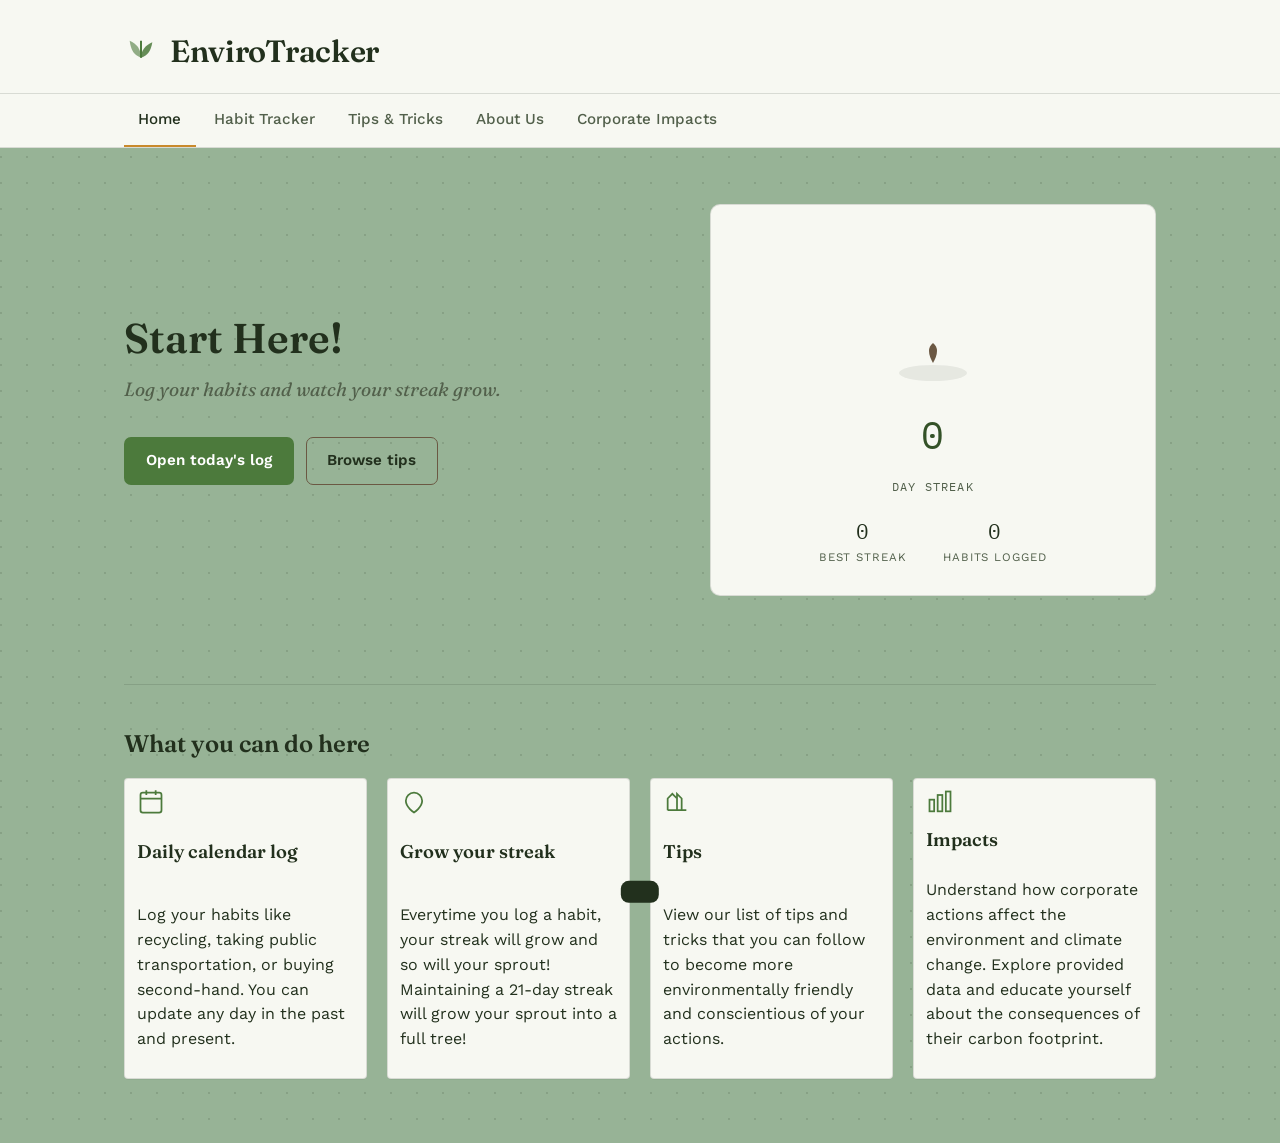
<file: index.html>
<!DOCTYPE html>
<html lang="en">
<head>
  <meta charset="UTF-8" />
  <meta name="viewport" content="width=device-width, initial-scale=1.0" />
  <title>EnviroTracker</title>
  <link rel="stylesheet" href="styles.css" />
</head>
<body>

  <header class="site-header">
    <div class="brand-row">
      <svg class="brand-mark" viewBox="0 0 24 24" fill="none" xmlns="http://www.w3.org/2000/svg" aria-hidden="true">
        <path d="M12 21c0-5 3-9 8-11-1 6-3 9-8 11z" fill="currentColor" opacity="0.85"/>
        <path d="M12 21c0-6-3-10-8-12 1 7 3 10 8 12z" fill="currentColor" opacity="0.6"/>
        <line x1="12" y1="21" x2="12" y2="9" stroke="currentColor" stroke-width="1.4"/>
      </svg>
      <div>
        <h1>EnviroTracker</h1>
      </div>
    </div>
    <nav class="navbar">
      <ul class="navmenu">
        <li class="nav-item"><a href="index.html" class="nav-link current">Home</a></li>
        <li class="nav-item"><a href="tracker.html" class="nav-link">Habit Tracker</a></li>
        <li class="nav-item"><a href="tips.html" class="nav-link">Tips &amp; Tricks</a></li>
        <li class="nav-item"><a href="about.html" class="nav-link">About Us</a></li>
        <li class="nav-item"><a href="company.html" class="nav-link">Corporate Impacts</a></li>
      </ul>
    </nav>
  </header>

  <main>
    <section class="hero">
      <div>
        <h2>Start Here!</h2>
        <p class="lede">Log your habits and watch your streak grow.</p>
        <div class="hero-actions">
          <a href="tracker.html" class="btn btn-primary">Open today's log</a>
          <a href="tips.html" class="btn btn-ghost">Browse tips</a>
        </div>
      </div>

      <div class="sprout-panel">
        <div data-sprout></div>
        <p class="streak-count" data-streak-current>0</p>
        <p class="streak-label">Day streak</p>
        <div class="stat-row">
          <div class="stat">
            <div class="num" data-streak-longest>0</div>
            <div class="lbl">Best streak</div>
          </div>
          <div class="stat">
            <div class="num" data-streak-total>0</div>
            <div class="lbl">Habits logged</div>
          </div>
        </div>
      </div>
    </section>

    <hr class="hairline" />

    <section>
      <h2>What you can do here</h2>
      <div class="feature-grid">
        <div class="card">
          <svg viewBox="0 0 24 24" fill="none" xmlns="http://www.w3.org/2000/svg"><rect x="3" y="4" width="18" height="17" rx="2" stroke="currentColor" stroke-width="1.5"/><path d="M3 9h18M8 2v4M16 2v4" stroke="currentColor" stroke-width="1.5"/></svg>
          <h3>Daily calendar log</h3>
          <p>
            Log your habits like recycling, taking public transportation, or buying second-hand. You can update any day in the past and present.  
          </p>
        </div>
        <div class="card">
          <svg viewBox="0 0 24 24" fill="none" xmlns="http://www.w3.org/2000/svg"><path d="M12 21s-7-4.5-7-10a7 7 0 0114 0c0 5.5-7 10-7 10z" stroke="currentColor" stroke-width="1.5"/></svg>
          <h3>Grow your streak</h3>
          <p>
            Everytime you log a habit, your streak will grow and so will your sprout! Maintaining a 21-day streak will grow your sprout into a full tree!
          </p>
        </div>
        <div class="card">
          <svg viewBox="0 0 24 24" fill="none" xmlns="http://www.w3.org/2000/svg"><path d="M4 19h16M4 19V9l4-4 4 4v10M12 19V5l4 4v10" stroke="currentColor" stroke-width="1.5"/></svg>
          <h3>Tips</h3>
          <p>View our list of tips and tricks that you can follow to become more environmentally friendly and conscientious of your actions.

          </p>
        </div>
        <div class="card">
          <svg viewBox="0 0 24 24" fill="none" xmlns="http://www.w3.org/2000/svg"><rect x="3" y="10" width="4" height="10" stroke="currentColor" stroke-width="1.5"/><rect x="10" y="6" width="4" height="14" stroke="currentColor" stroke-width="1.5"/><rect x="17" y="3" width="4" height="17" stroke="currentColor" stroke-width="1.5"/></svg>
          <h3>Impacts</h3>
          <p>Understand how corporate actions affect the environment and climate change. Explore provided data and educate yourself about the consequences of their carbon footprint. </p>
        </div>
      </div>
    </section>
  </main>



  <div id="toast" role="status" aria-live="polite"></div>
  <script src="script.js"></script>
</body>
</html>
</file>
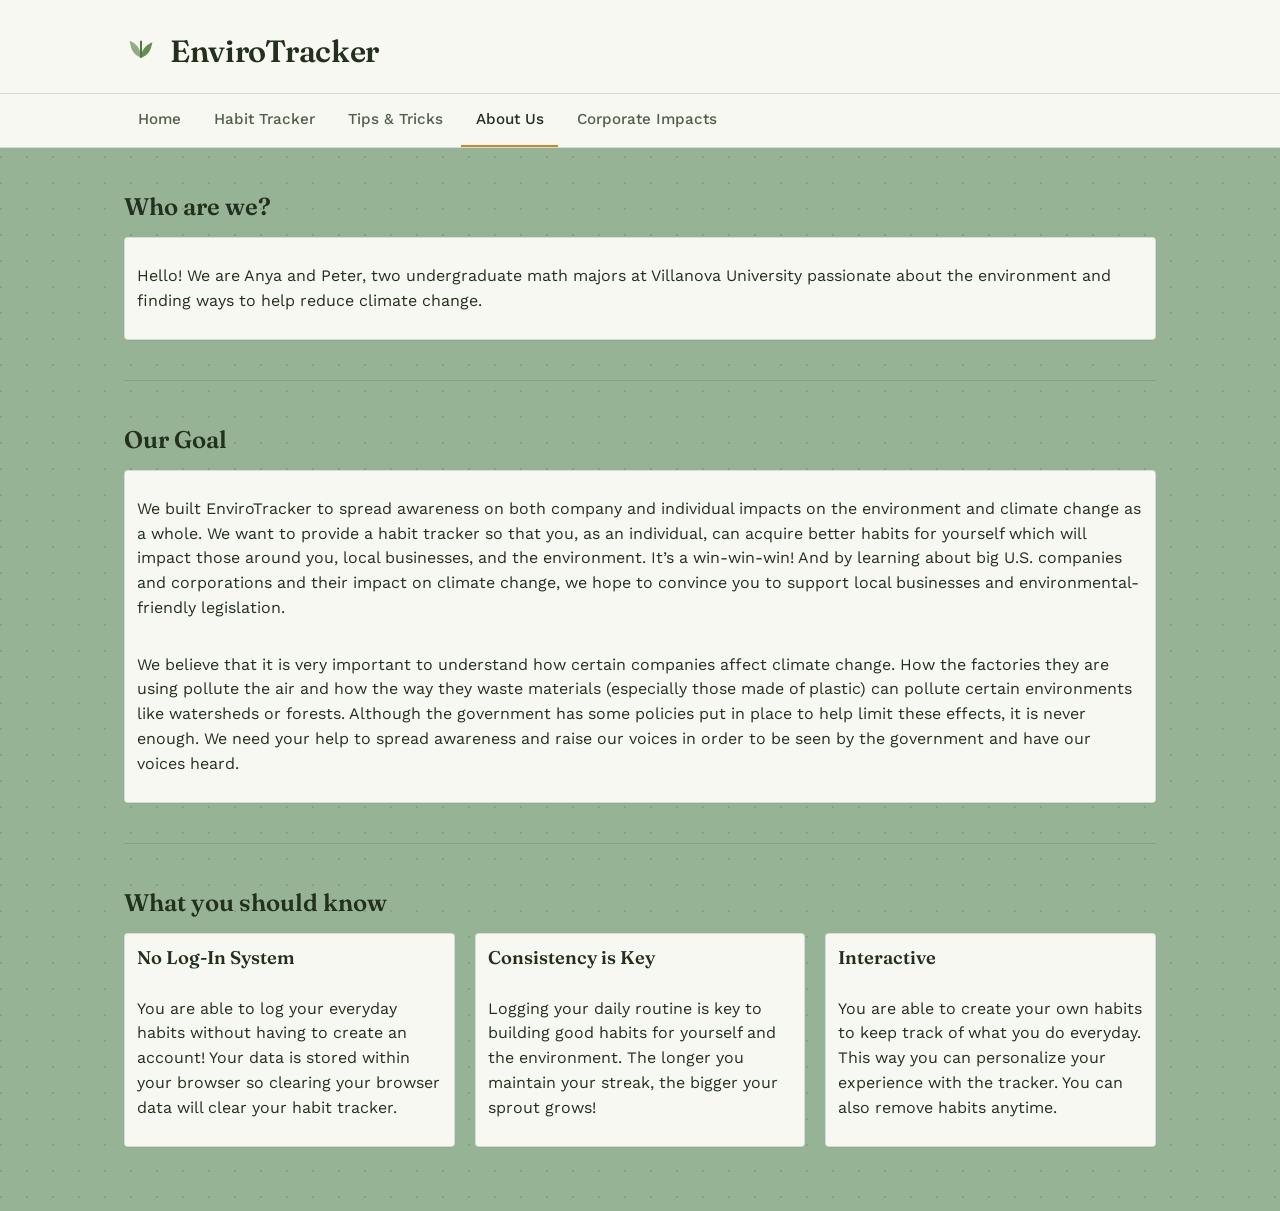
<file: about.html>
<!DOCTYPE html>
<html lang="en">
<head>
  <meta charset="UTF-8" />
  <meta name="viewport" content="width=device-width, initial-scale=1.0" />
  <title>About Us — Environmental Habit Tracker</title>
  <link rel="stylesheet" href="styles.css" />
</head>
<body>

  <header class="site-header">
    <div class="brand-row">
      <svg class="brand-mark" viewBox="0 0 24 24" fill="none" xmlns="http://www.w3.org/2000/svg" aria-hidden="true">
        <path d="M12 21c0-5 3-9 8-11-1 6-3 9-8 11z" fill="currentColor" opacity="0.85"/>
        <path d="M12 21c0-6-3-10-8-12 1 7 3 10 8 12z" fill="currentColor" opacity="0.6"/>
        <line x1="12" y1="21" x2="12" y2="9" stroke="currentColor" stroke-width="1.4"/>
      </svg>
      <div>
        
        <h1>EnviroTracker</h1>
      </div>
    </div>
    <nav class="navbar">
      <ul class="navmenu">
        <li class="nav-item"><a href="index.html" class="nav-link">Home</a></li>
        <li class="nav-item"><a href="tracker.html" class="nav-link">Habit Tracker</a></li>
        <li class="nav-item"><a href="tips.html" class="nav-link">Tips &amp; Tricks</a></li>
        <li class="nav-item"><a href="about.html" class="nav-link current">About Us</a></li>
        <li class="nav-item"><a href="company.html" class="nav-link">Corporate Impacts</a></li>
      </ul>
    </nav>
  </header>

  <main>
  
    <h2>Who are we?</h2>
    
     <div class = "card">
    <p>Hello! We are Anya and Peter, two undergraduate math majors at Villanova University passionate about the environment and finding ways to help reduce climate change.
    </p>
    </div>
    <hr class="hairline" />
    <h2>Our Goal</h2>
    <div class = "card">
<p>We built EnviroTracker to spread awareness on both company and individual impacts on the environment and climate change as a whole. 
  We want to provide a habit tracker so that you, as an individual, can acquire better habits for yourself which will impact those around you, 
  local businesses, and the environment. It’s a win-win-win! And by learning about big U.S. companies and corporations and their impact on climate change, 
  we hope to convince you to support local businesses and environmental-friendly legislation. </p>
<p>
We believe that it is very important to understand how certain companies affect climate change. How the factories they are using pollute the air and how the way they waste materials (especially those made of plastic) can pollute certain environments like watersheds or forests. Although the government has some policies put in place to help limit these effects, it is never enough. We need your help to spread awareness and raise our voices in order to be seen by the government and have our voices heard.
</p>
</div>
<hr class="hairline" />

 <h2>What you should know</h2>
    <div class="about-grid">
      <div class="card">
        <h3>No Log-In System</h3>
        <p>You are able to log your everyday habits without having to create an account! Your data is stored within your browser so clearing your browser data will clear your habit tracker.</p>
      </div>
      <div class="card">
        <h3>Consistency is Key</h3>
        <p>Logging your daily routine is key to building good habits for yourself and the environment. The longer you maintain your streak, the bigger your sprout grows!</p>
      </div>
      <div class="card">
        <h3>Interactive</h3>
        <p>You are able to create your own habits to keep track of what you do everyday. This way you can personalize your experience with the tracker.
          You can also remove habits anytime. 
        </p>
      </div>
    </div>

   
 
  </main>

  
 

  <script src="script.js"></script>
</body>
</html>
</file>
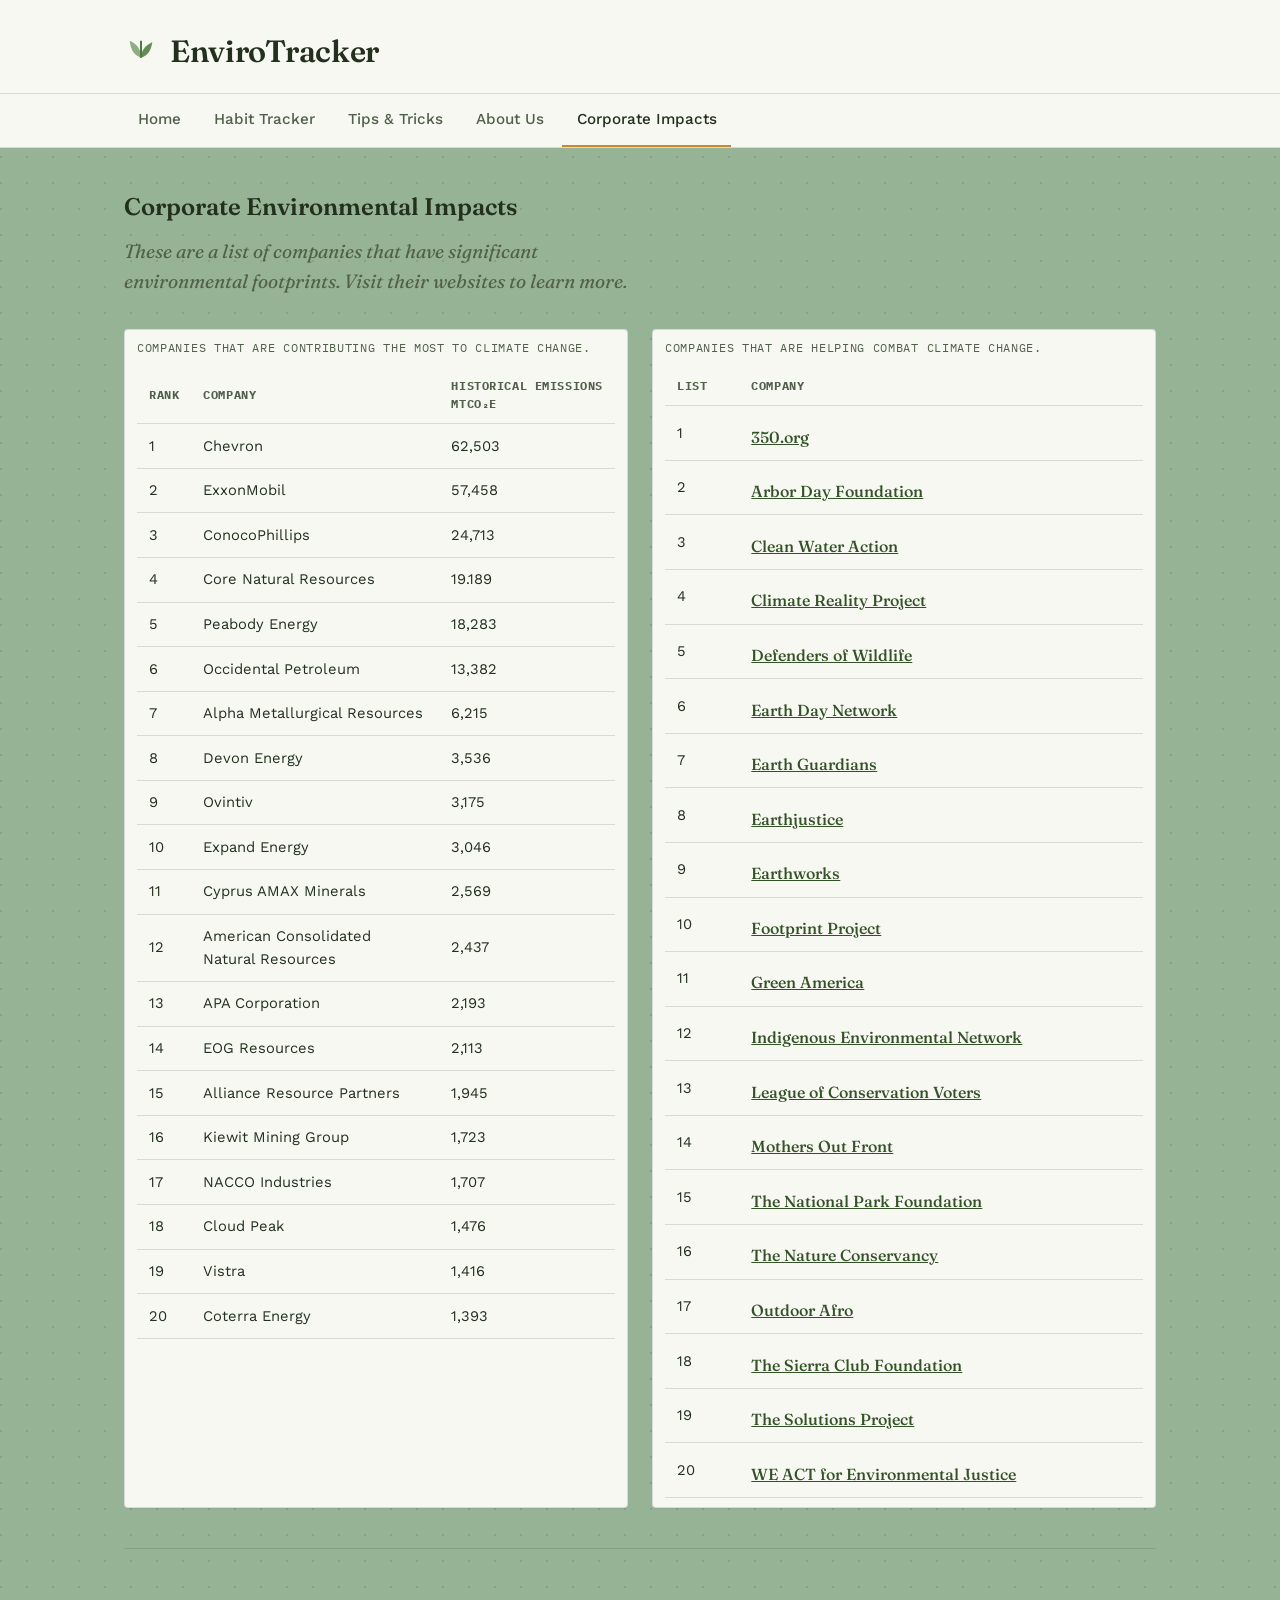
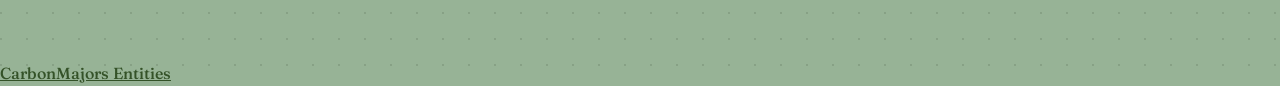
<file: company.html>
<!DOCTYPE html>
<html lang="en">
<head>
  <meta charset="UTF-8" />
  <meta name="viewport" content="width=device-width, initial-scale=1.0" />
  <title>Corporate Impacts — Environmental Habit Tracker</title>
  <link rel="stylesheet" href="styles.css" />
</head>
<body>

  <header class="site-header">
    <div class="brand-row">
      <svg class="brand-mark" viewBox="0 0 24 24" fill="none" xmlns="http://www.w3.org/2000/svg" aria-hidden="true">
        <path d="M12 21c0-5 3-9 8-11-1 6-3 9-8 11z" fill="currentColor" opacity="0.85"/>
        <path d="M12 21c0-6-3-10-8-12 1 7 3 10 8 12z" fill="currentColor" opacity="0.6"/>
        <line x1="12" y1="21" x2="12" y2="9" stroke="currentColor" stroke-width="1.4"/>
      </svg>
      <div>
        <h1>EnviroTracker</h1>
      </div>
    </div>
    <nav class="navbar">
      <ul class="navmenu">
        <li class="nav-item"><a href="index.html" class="nav-link">Home</a></li>
        <li class="nav-item"><a href="tracker.html" class="nav-link">Habit Tracker</a></li>
        <li class="nav-item"><a href="tips.html" class="nav-link">Tips &amp; Tricks</a></li>
        <li class="nav-item"><a href="about.html" class="nav-link">About Us</a></li>
        <li class="nav-item"><a href="company.html" class="nav-link current">Corporate Impacts</a></li>
      </ul>
    </nav>
  </header>

  <main>
    <h2>Corporate Environmental Impacts</h2>
    <p class="lede">These are a list of companies that have significant environmental footprints. Visit their websites to learn more.</p>

<div class="impact-grid">

  <div class="card impact-card">
    <table class="impact-table">
        <caption>Companies that are contributing the most to climate change.</caption>
        <thead>
          <tr>
            <th scope="col">Rank</th>
            <th scope="col">Company</th>
            <th scope="col">Historical Emissions MtCO₂e</th>
          </tr>
        </thead>
        <tbody>
          <tr>
            <td>1</td>
            <td>Chevron</td>
            <td>62,503</td>
          </tr>
          <tr>
            <td>2</td>
            <td>ExxonMobil</td>
            <td>57,458</td>
          </tr>
          <tr>
            <td>3</td>
            <td>ConocoPhillips</td>
            <td>24,713</td>
          </tr>
          <tr>
            <td>4</td>
            <td>Core Natural Resources</td>
            <td>19.189</td>
          </tr>
          <tr>
            <td>5</td>
            <td>Peabody Energy</td>
            <td>18,283</td>
          </tr>
          <tr>
            <td>6</td>
            <td>Occidental Petroleum</td>
            <td>13,382</td>
          </tr>
          <tr>
            <td>7</td>
            <td>Alpha Metallurgical Resources</td>
            <td>6,215</td>
          </tr>
          <tr>
            <td>8</td>
            <td>Devon Energy</td>
            <td>3,536</td>
          </tr>
          <tr>
            <td>9</td>
            <td>Ovintiv</td>
            <td>3,175</td>
          </tr>
          <tr>
            <td>10</td>
            <td>Expand Energy</td>
            <td>3,046</td>
          </tr>
          <tr>
            <td>11</td>
            <td>Cyprus AMAX Minerals</td>
            <td>2,569</td>
          </tr>
          <tr>
            <td>12</td>
            <td>American Consolidated Natural Resources</td>
            <td>2,437</td>
          </tr>
          <tr>
            <td>13</td>
            <td>APA Corporation</td>
            <td>2,193</td>
          </tr>
          <tr>
            <td>14</td>
            <td>EOG Resources</td>
            <td>2,113</td>
          </tr>
          <tr>
            <td>15</td>
            <td>Alliance Resource Partners</td>
            <td>1,945</td>
          </tr>
          <tr>
            <td>16</td>
            <td>Kiewit Mining Group</td>
            <td>1,723</td>
          </tr>
          <tr>
            <td>17</td>
            <td>NACCO Industries</td>
            <td>1,707</td>
          </tr>
          <tr>
            <td>18</td>
            <td>Cloud Peak</td>
            <td>1,476</td>
          </tr>
          <tr>
            <td>19</td>
            <td>Vistra</td>
            <td>1,416</td>
          </tr>
          <tr>
            <td>20</td>
            <td>Coterra Energy</td>
            <td>1,393</td>
          </tr>
        </tbody>
    </table>
  </div>

  <div class="card impact-card">
    <table class="impact-table">
        <caption>Companies that are helping combat climate change.</caption>
        <thead>
          <tr>
            <th scope="col">List</th>
            <th scope="col">Company</th>
          </tr>
        </thead>
        <tbody>
          <tr> 
            <td>1</td>
            <td>  <ul class="sources-list">
    <li><a href="https://350.org/" class="link" target="_blank" rel="noopener noreferrer">350.org</a></li>
    
  </ul></td>
          </tr>
          <tr>
            <td>2</td>
            <td>  <ul class="sources-list">
    <li><a href="https://www.arborday.org/" class="link" target="_blank" rel="noopener noreferrer">Arbor Day Foundation</a></li>
  </ul></td>
          </tr>
          <tr>
            <td>3</td>
            <td>  <ul class="sources-list">
    <li><a href="https://www.cleanwateraction.org//" class="link" target="_blank" rel="noopener noreferrer">Clean Water Action</a></li>
  </ul></td>
          </tr>
          <tr>
            <td>4</td>
            <td>  <ul class="sources-list">
    <li><a href="https://www.climaterealityproject.org/" class="link" target="_blank" rel="noopener noreferrer">Climate Reality Project</a></li>
  </ul></td>
          </tr>
          <tr>
            <td>5</td>
            <td>  <ul class="sources-list">
    <li><a href="https://defenders.org/" class="link" target="_blank" rel="noopener noreferrer">Defenders of Wildlife</a></li>
  </ul></td>
          </tr>
          <tr>
            <td>6</td>
            <td>  <ul class="sources-list">
    <li><a href="https://www.earthday.org/" class="link" target="_blank" rel="noopener noreferrer">Earth Day Network</a></li>
  </ul></td>
          </tr>
          <tr>
            <td>7</td>
            <td>  <ul class="sources-list">
    <li><a href="https://www.earthguardians.org/" class="link" target="_blank" rel="noopener noreferrer">Earth Guardians</a></li>
  </ul></td>
          </tr>
          <tr>
            <td>8</td>
            <td>  <ul class="sources-list">
    <li><a href="https://earthjustice.org/" class="link" target="_blank" rel="noopener noreferrer">Earthjustice</a></li>
  </ul></td>
          </tr>
          <tr>
            <td>9</td>
            <td>  <ul class="sources-list">
    <li><a href="https://earthworks.org/" class="link" target="_blank" rel="noopener noreferrer">Earthworks</a></li>
  </ul></td>
          </tr>
          <tr>
            <td>10</td>
            <td>  <ul class="sources-list">
    <li><a href="https://www.footprintproject.org/" class="link" target="_blank" rel="noopener noreferrer">Footprint Project</a></li>
  </ul></td>
          </tr>
          <tr>
            <td>11</td>
            <td>  <ul class="sources-list">
    <li><a href="https://www.greenamerica.org/" class="link" target="_blank" rel="noopener noreferrer">Green America</a></li>
  </ul></td>
          </tr>
          <tr>
            <td>12</td>
            <td>  <ul class="sources-list">
    <li><a href="https://www.ienearth.org/" class="link" target="_blank" rel="noopener noreferrer">Indigenous Environmental Network</a></li>
  </ul></td>
          </tr>
          <tr>
            <td>13</td>
            <td>  <ul class="sources-list">
    <li><a href="https://www.lcv.org/" class="link" target="_blank" rel="noopener noreferrer">League of Conservation Voters</a></li>
  </ul></td>
          </tr>
          <tr>
            <td>14</td>
            <td>  <ul class="sources-list">
    <li><a href="https://www.mothersoutfront.org/" class="link" target="_blank" rel="noopener noreferrer">Mothers Out Front</a></li>
  </ul></td>
          </tr>
          <tr>
            <td>15</td>
            <td>  <ul class="sources-list">
    <li><a href="https://www.nationalparks.org/" class="link" target="_blank" rel="noopener noreferrer">The National Park Foundation</a></li>
  </ul></td>
          </tr>
          <tr>
            <td>16</td>
            <td>  <ul class="sources-list">
    <li><a href="https://www.nature.org/en-us/" class="link" target="_blank" rel="noopener noreferrer">The Nature Conservancy</a></li>
  </ul></td>
          </tr>
          <tr>
            <td>17</td>
            <td>  <ul class="sources-list">
    <li><a href="https://outdoorafro.org/" class="link" target="_blank" rel="noopener noreferrer">Outdoor Afro</a></li>
  </ul></td>
          </tr>
          <tr>
            <td>18</td>
            <td>  <ul class="sources-list">
    <li><a href="https://www.sierraclubfoundation.org/" class="link" target="_blank" rel="noopener noreferrer">The Sierra Club Foundation</a></li>
  </ul></td>
          </tr>
          <tr>
            <td>19</td>
            <td>  <ul class="sources-list">
    <li><a href="https://thesolutionsproject.org/" class="link" target="_blank" rel="noopener noreferrer">The Solutions Project</a></li>
  </ul></td>
          </tr>
          <tr>
            <td>20</td>
            <td>  <ul class="sources-list">
    <li><a href="https://www.weact.org/" class="link" target="_blank" rel="noopener noreferrer">WE ACT for Environmental Justice</a></li>
  </ul></td>
          </tr>
        </tbody>
    </table>
  </div>

</div>

    <hr class="hairline" />

  
    
  </main>

   <ul class="sources-list">
    <li><a href="https://carbonmajors.org/Entities?trk=public_post_comment-text 
" class="link" target="_blank" rel="noopener noreferrer">CarbonMajors Entities</a></li>
  </ul>
  <script src="script.js"></script>
</body>
</html>
</file>
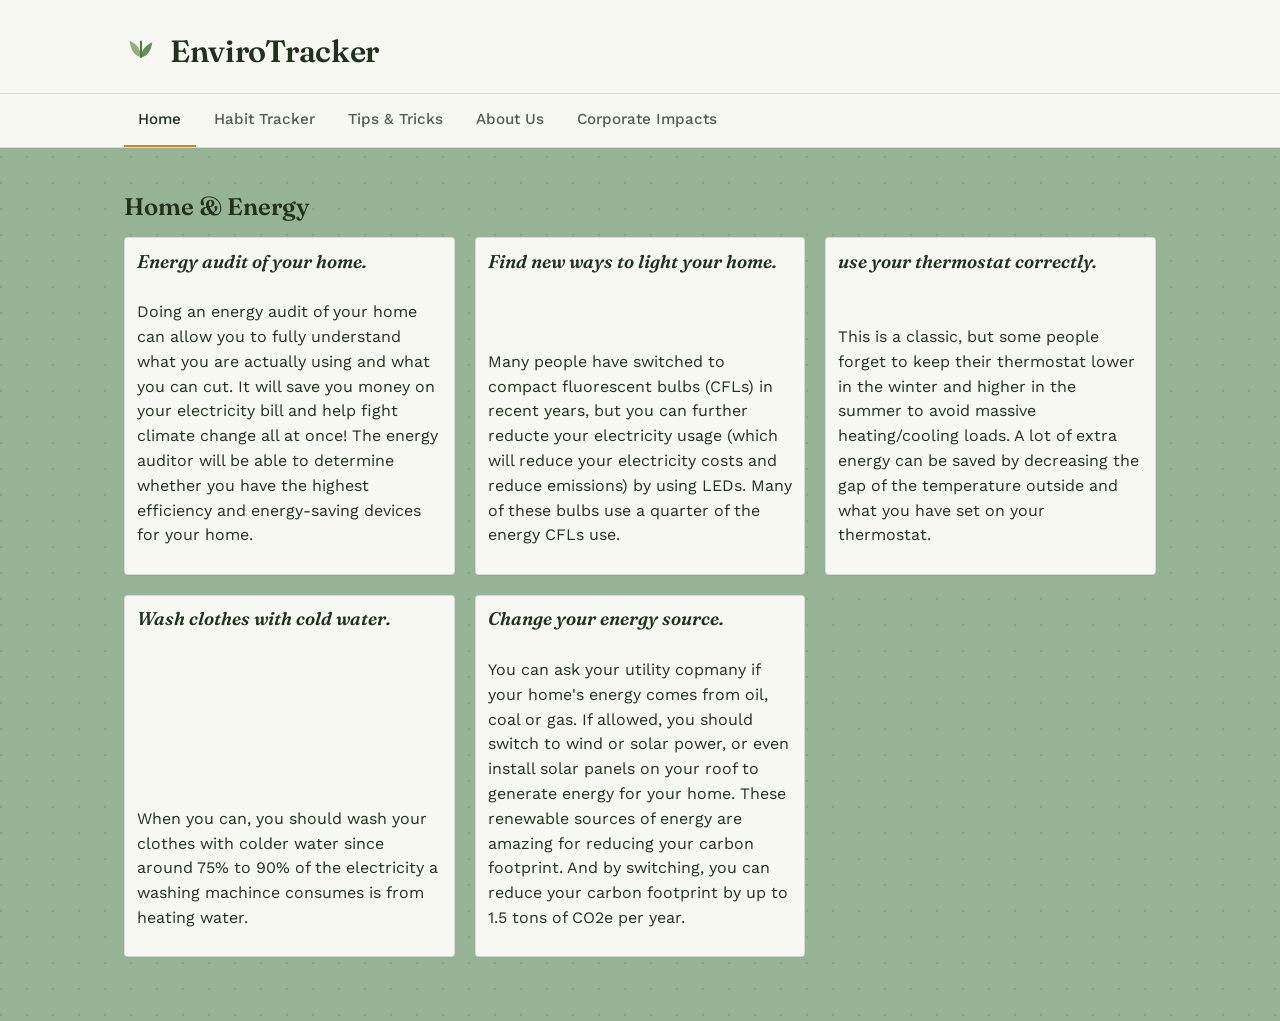
<file: energy.html>
<!DOCTYPE html>
<html lang="en">
<head>
  <meta charset="UTF-8" />
  <meta name="viewport" content="width=device-width, initial-scale=1.0" />
  <title>Habit Tracker — EnviroTracker</title>
  <link rel="stylesheet" href="styles.css" />
</head>
<body>
     <header class="site-header">
    <div class="brand-row">
      <svg class="brand-mark" viewBox="0 0 24 24" fill="none" xmlns="http://www.w3.org/2000/svg" aria-hidden="true">
        <path d="M12 21c0-5 3-9 8-11-1 6-3 9-8 11z" fill="currentColor" opacity="0.85"/>
        <path d="M12 21c0-6-3-10-8-12 1 7 3 10 8 12z" fill="currentColor" opacity="0.6"/>
        <line x1="12" y1="21" x2="12" y2="9" stroke="currentColor" stroke-width="1.4"/>
      </svg>
      <div>
        <h1>EnviroTracker</h1>
        </div>
        </div>
         <nav class="navbar">
      <ul class="navmenu">
        <li class="nav-item"><a href="index.html" class="nav-link current">Home</a></li>
        <li class="nav-item"><a href="tracker.html" class="nav-link">Habit Tracker</a></li>
        <li class="nav-item"><a href="tips.html" class="nav-link">Tips &amp; Tricks</a></li>
        <li class="nav-item"><a href="about.html" class="nav-link">About Us</a></li>
        <li class="nav-item"><a href="company.html" class="nav-link">Corporate Impacts</a></li>
      </ul>
    </nav>
  </header>
  <main>
         <div>
        <h2>Home & Energy</h2>
            
        <div class="about-grid">
<div class = "card">
        <h3><i>Energy audit of your home.</i></h3>
        <p>Doing an energy audit of your home can allow you to fully understand what you are actually using and what you can cut. It will save you money on your electricity bill and help fight climate change all at once! The energy auditor will be able to determine whether you have the highest efficiency and energy-saving devices for your home.</p>
      </div>
                        
<div class = "card">
        <h3><i>Find new ways to light your home.</i></h3>
        <p>Many people have switched to compact fluorescent bulbs (CFLs) in recent years, but you can further reducte your electricity usage (which will reduce your electricity costs and reduce emissions) by using LEDs. Many of these bulbs use a quarter of the energy CFLs use.</p>
      </div>
                        
<div class = "card">
        <h3><i>use your thermostat correctly.</i></h3>
        <p>This is a classic, but some people forget to keep their thermostat lower in the winter and higher in the summer to avoid massive heating/cooling loads. A lot of extra energy can be saved by decreasing the gap of the temperature outside and what you have set on your thermostat.</p>
      </div>
                        
<div class = "card">
        <h3><i>Wash clothes with cold water.</i></h3>
        <p>When you can, you should wash your clothes with colder water since around 75% to 90% of the electricity a washing machince consumes is from heating water.</p>
      </div>
                        
<div class = "card">
        <h3><i>Change your energy source.</i></h3>
        <p>You can ask your utility copmany if your home's energy comes from oil, coal or gas. If allowed, you should switch to wind or solar power, or even install solar panels on your roof to generate energy for your home. These renewable sources of energy are amazing for reducing your carbon footprint. And by switching, you can reduce your carbon footprint by up to 1.5 tons of CO2e per year.</p>
      </div>
           </div>
</file>
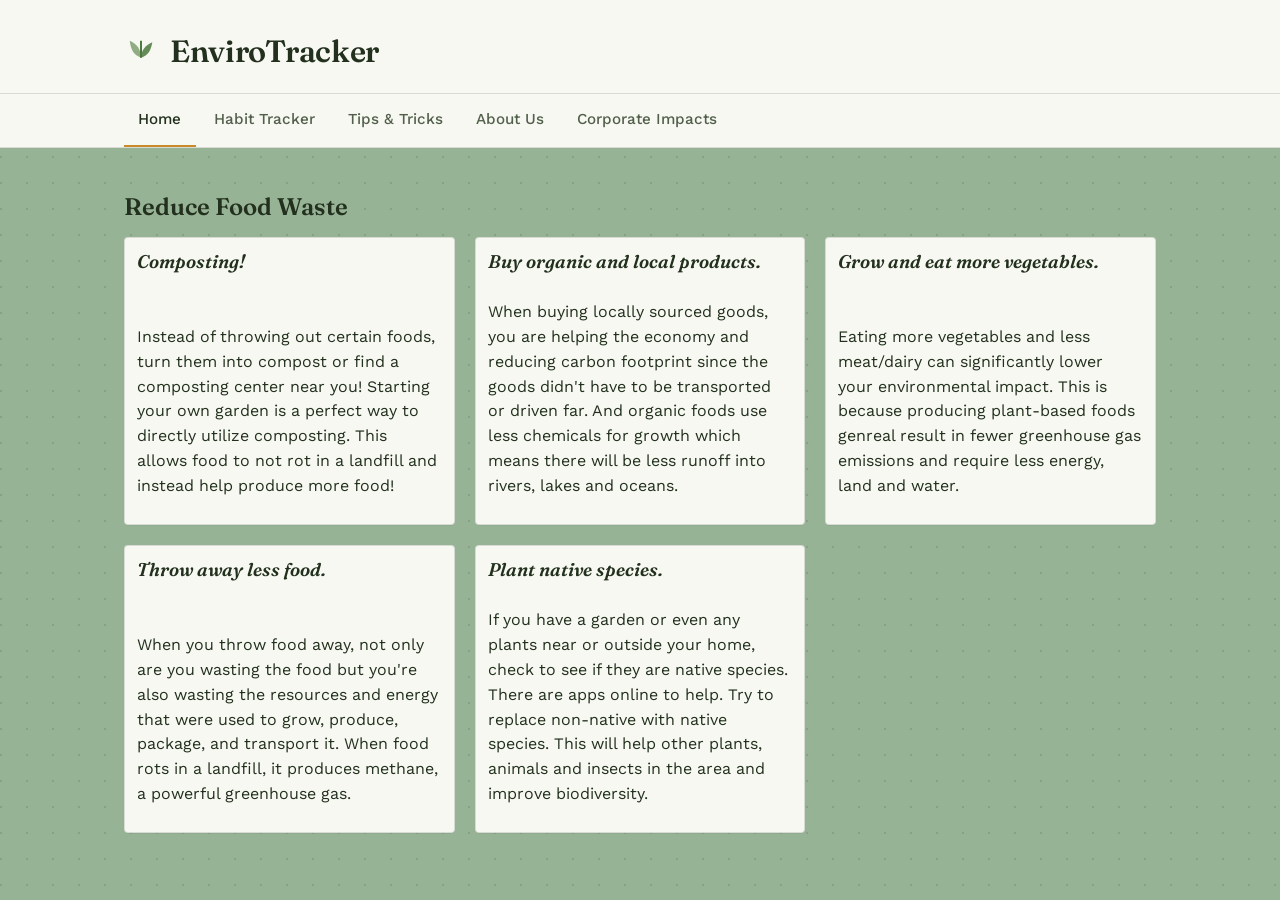
<file: food.html>
<!DOCTYPE html>
<html lang="en">
<head>
  <meta charset="UTF-8" />
  <meta name="viewport" content="width=device-width, initial-scale=1.0" />
  <title>EnviroTracker</title>
  <link rel="stylesheet" href="styles.css" />
</head>
<body>
     <header class="site-header">
    <div class="brand-row">
      <svg class="brand-mark" viewBox="0 0 24 24" fill="none" xmlns="http://www.w3.org/2000/svg" aria-hidden="true">
        <path d="M12 21c0-5 3-9 8-11-1 6-3 9-8 11z" fill="currentColor" opacity="0.85"/>
        <path d="M12 21c0-6-3-10-8-12 1 7 3 10 8 12z" fill="currentColor" opacity="0.6"/>
        <line x1="12" y1="21" x2="12" y2="9" stroke="currentColor" stroke-width="1.4"/>
      </svg>
      <div>
        <h1>EnviroTracker</h1>
        </div>
        </div>
         <nav class="navbar">
      <ul class="navmenu">
        <li class="nav-item"><a href="index.html" class="nav-link current">Home</a></li>
        <li class="nav-item"><a href="tracker.html" class="nav-link">Habit Tracker</a></li>
        <li class="nav-item"><a href="tips.html" class="nav-link">Tips &amp; Tricks</a></li>
        <li class="nav-item"><a href="about.html" class="nav-link">About Us</a></li>
        <li class="nav-item"><a href="company.html" class="nav-link">Corporate Impacts</a></li>
      </ul>
    </nav>
  </header>
  <main>
        <h2>Reduce Food Waste</h2>
        

            <div class="about-grid">
<div class = "card">
        <h3><i>Composting!</i></h3>
        <p>Instead of throwing out certain foods, turn them into compost or find a composting center near you! Starting your own garden is a perfect way to directly utilize composting. This allows food to not rot in a landfill and instead help produce more food!</p>
      </div>
                                                
<div class = "card">
        <h3><i>Buy organic and local products.</i></h3>
        <p>When buying locally sourced goods, you are helping the economy and reducing carbon footprint since the goods didn't have to be transported or driven far. And organic foods use less chemicals for growth which means there will be less runoff into rivers, lakes and oceans.</p>
      </div>
                                         
<div class = "card">
        <h3><i>Grow and eat more vegetables.</i></h3>
        <p>Eating more vegetables and less meat/dairy can significantly lower your environmental impact. This is because producing plant-based foods genreal result in fewer greenhouse gas emissions and require less energy, land and water.</p>
      </div>
                                         
<div class = "card">
        <h3><i>Throw away less food.</i></h3>
        <p>When you throw food away, not only are you wasting the food but you're also wasting the resources and energy that were used to grow, produce, package, and transport it. When food rots in a landfill, it produces methane, a powerful greenhouse gas.</p>
      </div>
                                         
<div class = "card">
        <h3><i>Plant native species.</i></h3>
        <p>If you have a garden or even any plants near or outside your home, check to see if they are native species. There are apps online to help. Try to replace non-native with native species. This will help other plants, animals and insects in the area and improve biodiversity.</p>
      </div>
      </div>
</file>
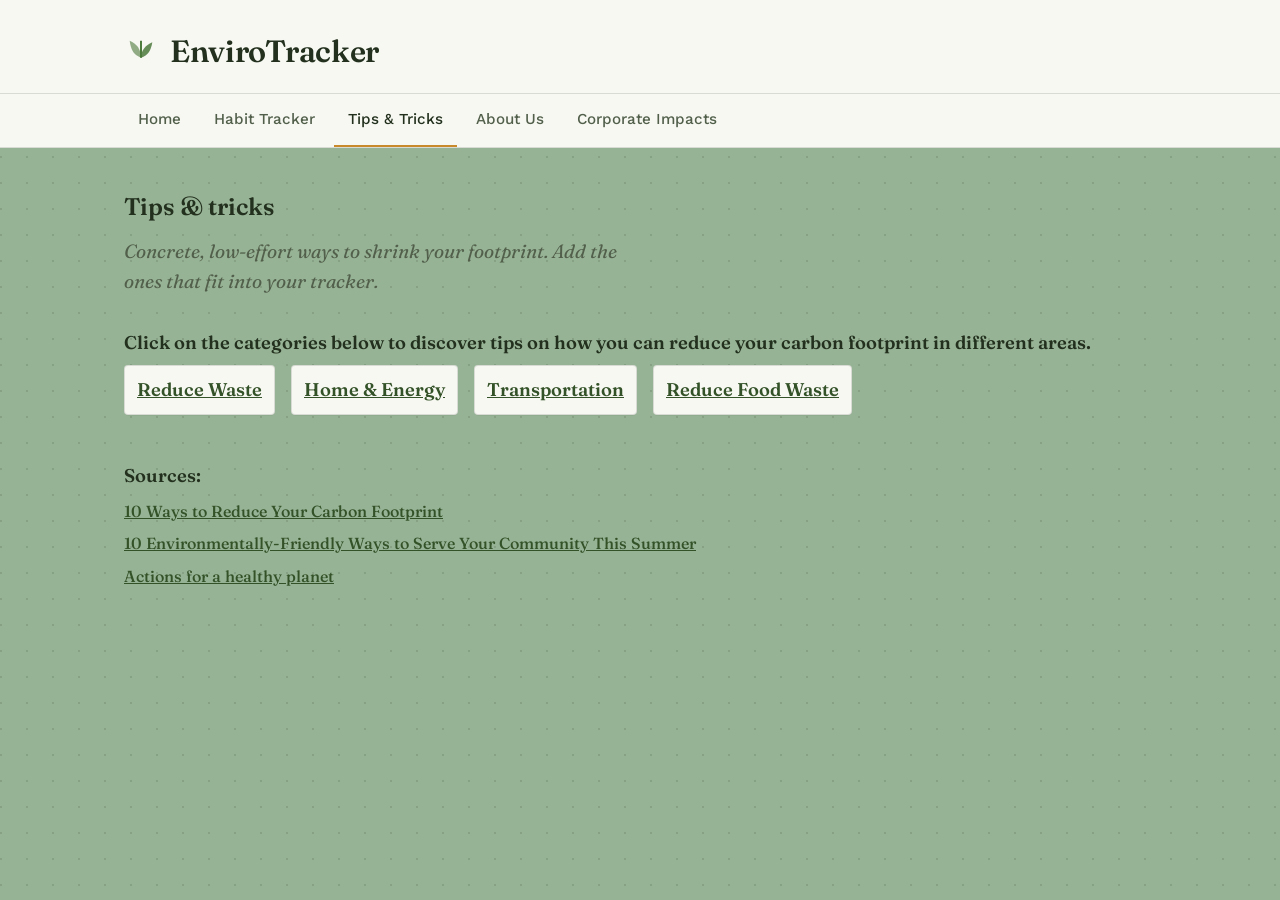
<file: tips.html>
<!DOCTYPE html>
<html lang="en">
<head>
  <meta charset="UTF-8" />
  <meta name="viewport" content="width=device-width, initial-scale=1.0" />
  <title>Tips &amp; Tricks — Environmental Habit Tracker</title>
  <link rel="stylesheet" href="styles.css" />
</head>
<body>

  <header class="site-header">
    <div class="brand-row">
      <svg class="brand-mark" viewBox="0 0 24 24" fill="none" xmlns="http://www.w3.org/2000/svg" aria-hidden="true">
        <path d="M12 21c0-5 3-9 8-11-1 6-3 9-8 11z" fill="currentColor" opacity="0.85"/>
        <path d="M12 21c0-6-3-10-8-12 1 7 3 10 8 12z" fill="currentColor" opacity="0.6"/>
        <line x1="12" y1="21" x2="12" y2="9" stroke="currentColor" stroke-width="1.4"/>
      </svg>
      <div>
        
        <h1>EnviroTracker</h1>
      </div>
    </div>
    <nav class="navbar">
      <ul class="navmenu">
        <li class="nav-item"><a href="index.html" class="nav-link">Home</a></li>
        <li class="nav-item"><a href="tracker.html" class="nav-link">Habit Tracker</a></li>
        <li class="nav-item"><a href="tips.html" class="nav-link current">Tips &amp; Tricks</a></li>
        <li class="nav-item"><a href="about.html" class="nav-link">About Us</a></li>
        <li class="nav-item"><a href="company.html" class="nav-link">Corporate Impacts</a></li>
    
      </ul>
    </nav>
  </header>

  <main>
    <h2>Tips &amp; tricks</h2>
    <p class="lede">Concrete, low-effort ways to shrink your footprint. Add the ones that fit into your tracker.</p>
<h3>Click on the categories below to discover tips on how you can reduce your carbon footprint in different areas.</h3>
    <div class="tip-grid">
      <div class="card">
        <!--
        <span class="tag">Waste</span>
        <h3>Recycle Waste</h3>
        <p>Chargers and electronics draw power even when switched off. A power strip you can flip off at night stops the drain.</p>
      </div>
      <div class="card">
      -->
        
      <a href="waste.html" class="link">Reduce Waste</a>
      </div>
        
      <div class = "card">
        <a href="energy.html" class="link">Home & Energy</a>
      </div>
      <div class = "card">
        <a href = transportation.html class = "link">Transportation</a>
      </div>
      <div class ="card">
        <a href = food.html class = "link">Reduce Food Waste</a>
    </div>

        <hr class="hairline" />
    
        <section class="sources">
  <h3>Sources:</h3>
  <ul class="sources-list">
    <li><a href="https://www.empoweredbylight.org/post/10-ways-to-reduce-your-carbon-footprint" class="link" target="_blank" rel="noopener noreferrer">10 Ways to Reduce Your Carbon Footprint</a></li>
    <li><a href="https://www.buildon.org/get-involved/get-updates/10-environmentally-friendly-ways-to-serve-your-community-this-summer" class="link" target="_blank" rel="noopener noreferrer">10 Environmentally-Friendly Ways to Serve Your Community This Summer</a></li>
    <li><a href="https://www.un.org/en/actnow/ten-actions" class="link" target="_blank" rel="noopener noreferrer">Actions for a healthy planet</a></li>
  </ul>
</section>
  </main>


  <script src="script.js"></script>
</body>
</html>
</file>
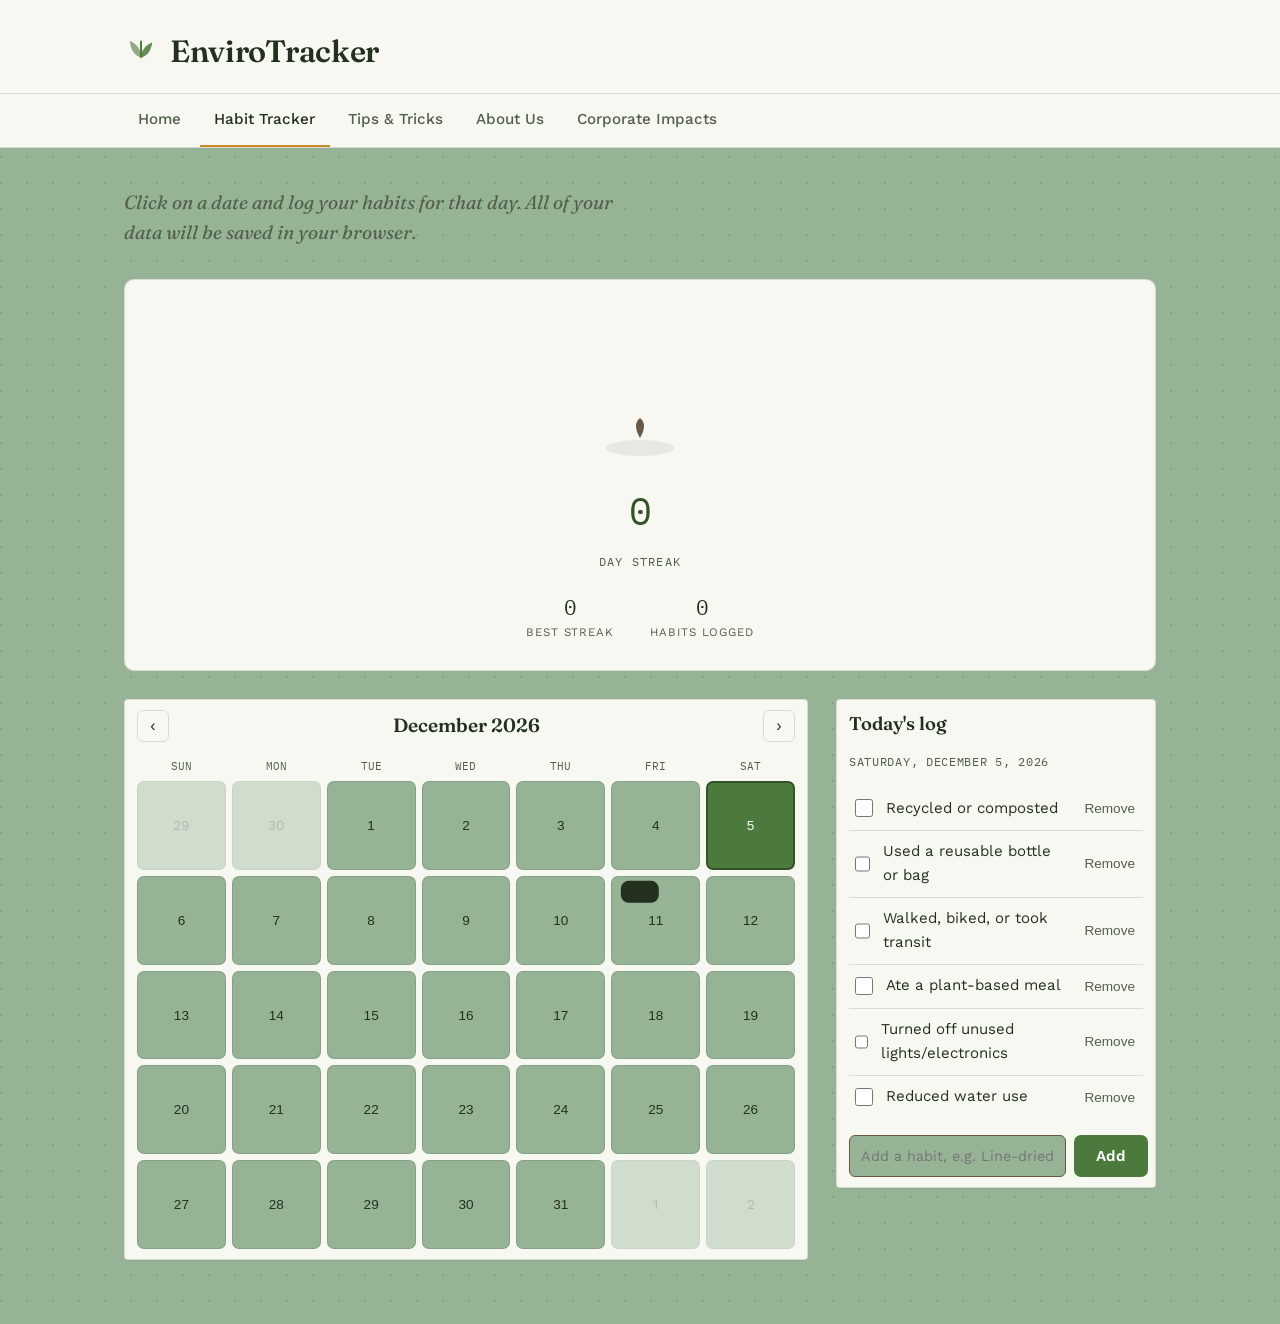
<file: tracker.html>
<!DOCTYPE html>
<html lang="en">
<head>
  <meta charset="UTF-8" />
  <meta name="viewport" content="width=device-width, initial-scale=1.0" />
  <title>Habit Tracker — EnviroTracker</title>
  <link rel="stylesheet" href="styles.css" />
</head>
<body>

  <header class="site-header">
    <div class="brand-row">
      <svg class="brand-mark" viewBox="0 0 24 24" fill="none" xmlns="http://www.w3.org/2000/svg" aria-hidden="true">
        <path d="M12 21c0-5 3-9 8-11-1 6-3 9-8 11z" fill="currentColor" opacity="0.85"/>
        <path d="M12 21c0-6-3-10-8-12 1 7 3 10 8 12z" fill="currentColor" opacity="0.6"/>
        <line x1="12" y1="21" x2="12" y2="9" stroke="currentColor" stroke-width="1.4"/>
      </svg>
      <div>
        
        <h1>EnviroTracker</h1>
      </div>
    </div>
    <nav class="navbar">
      <ul class="navmenu">
        <li class="nav-item"><a href="index.html" class="nav-link">Home</a></li>
        <li class="nav-item"><a href="tracker.html" class="nav-link current">Habit Tracker</a></li>
        <li class="nav-item"><a href="tips.html" class="nav-link">Tips &amp; Tricks</a></li>
        <li class="nav-item"><a href="about.html" class="nav-link">About Us</a></li>
        <li class="nav-item"><a href="company.html" class="nav-link">Corporate Impacts</a></li>
      </ul>
    </nav>
  </header>

  <main>
    <p class="lede">Click on a date and log your habits for that day. All of your data will be saved in your browser.  
      </p>

    <div class="sprout-panel" style="margin-bottom:1.75rem;">
      <div data-sprout></div>
      <p class="streak-count" data-streak-current>0</p>
      <p class="streak-label">Day streak</p>
      <div class="stat-row">
        <div class="stat">
          <div class="num" data-streak-longest>0</div>
          <div class="lbl">Best streak</div>
        </div>
        <div class="stat">
          <div class="num" data-streak-total>0</div>
          <div class="lbl">Habits logged</div>
        </div>
      </div>
    </div>

    <div class="tracker-grid">
      <div class="card" data-calendar>
        <div class="cal-head">
          <button type="button" class="cal-nav-btn" data-cal-prev aria-label="Previous month">‹</button>
          <span class="month-label" data-month-label></span>
          <button type="button" class="cal-nav-btn" data-cal-next aria-label="Next month">›</button>
        </div>
        <div class="cal-weekdays">
          <span>Sun</span><span>Mon</span><span>Tue</span><span>Wed</span><span>Thu</span><span>Fri</span><span>Sat</span>
        </div>
        <div class="cal-grid" data-cal-grid></div>
      </div>

      <div class="card day-panel">
        <h3>Today's log</h3>
        <p class="day-sub" id="day-sub"></p>
        <ul class="habit-list" id="habit-list"></ul>

        <form id="add-habit-form" class="add-habit-row">
          <label for="new-habit-input" class="sr-only" style="position:absolute;left:-9999px;">Add a new habit</label>
          <input type="text" id="new-habit-input" placeholder="Add a habit, e.g. Line-dried laundry" />
          <button type="submit" class="btn btn-primary">Add</button>
        </form>
      </div>
    </div>
  </main>



  <div id="toast" role="status" aria-live="polite"></div>
  <script src="script.js"></script>
</body>
</html>
</file>
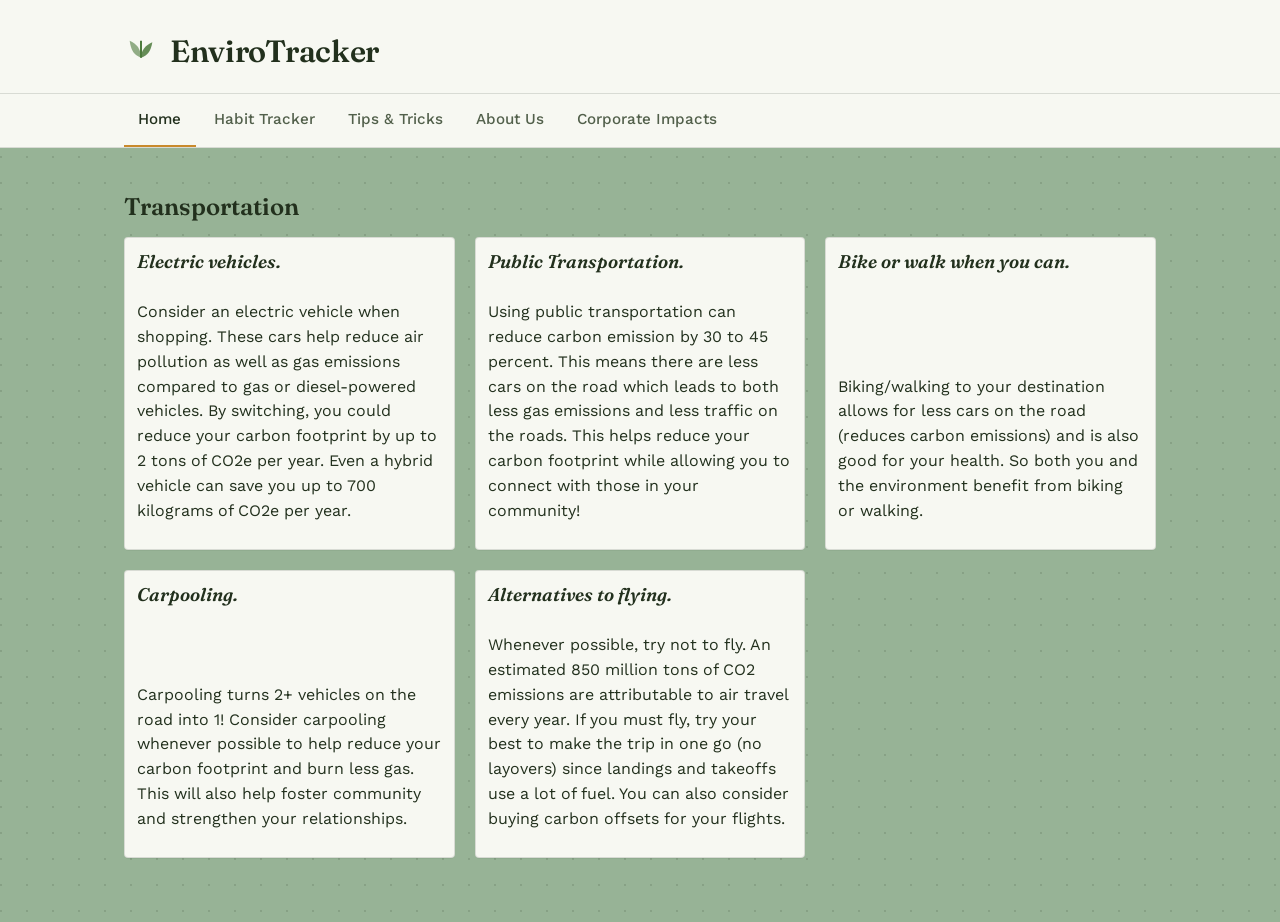
<file: transportation.html>
<!DOCTYPE html>
<html lang="en">
<head>
  <meta charset="UTF-8" />
  <meta name="viewport" content="width=device-width, initial-scale=1.0" />
  <title>EnviroTracker</title>
  <link rel="stylesheet" href="styles.css" />
</head>
<body>
     <header class="site-header">
    <div class="brand-row">
      <svg class="brand-mark" viewBox="0 0 24 24" fill="none" xmlns="http://www.w3.org/2000/svg" aria-hidden="true">
        <path d="M12 21c0-5 3-9 8-11-1 6-3 9-8 11z" fill="currentColor" opacity="0.85"/>
        <path d="M12 21c0-6-3-10-8-12 1 7 3 10 8 12z" fill="currentColor" opacity="0.6"/>
        <line x1="12" y1="21" x2="12" y2="9" stroke="currentColor" stroke-width="1.4"/>
      </svg>
      <div>
        <h1>EnviroTracker</h1>
        </div>
        </div>
         <nav class="navbar">
      <ul class="navmenu">
        <li class="nav-item"><a href="index.html" class="nav-link current">Home</a></li>
        <li class="nav-item"><a href="tracker.html" class="nav-link">Habit Tracker</a></li>
        <li class="nav-item"><a href="tips.html" class="nav-link">Tips &amp; Tricks</a></li>
        <li class="nav-item"><a href="about.html" class="nav-link">About Us</a></li>
        <li class="nav-item"><a href="company.html" class="nav-link">Corporate Impacts</a></li>
      </ul>
    </nav>
  </header>
  <main>
      <div>
        <h2>Transportation</h2>

        <div class="about-grid">
      <div class = "card">
        <h3><i>Electric vehicles.</i></h3>
        <p>Consider an electric vehicle when shopping. These cars help reduce air pollution as well as gas emissions compared to gas or diesel-powered vehicles. By switching, you could reduce your carbon footprint by up to 2 tons of CO2e per year. Even a hybrid vehicle can save you up to 700 kilograms of CO2e per year.</p>
      </div>
      <div class = "card">
        <h3><i>Public Transportation.</i></h3>
        <p>Using public transportation can reduce carbon emission by 30 to 45 percent. This means there are less cars on the road which leads to both less gas emissions and less traffic on the roads. This helps reduce your carbon footprint while allowing you to connect with those in your community!</p>
      </div>
      <div class = "card">
        <h3><i>Bike or walk when you can.</i></h3>
        <p>Biking/walking to your destination allows for less cars on the road (reduces carbon emissions) and is also good for your health. So both you and the environment benefit from biking or walking.</p>
      </div>
      <div class = "card">
        <h3><i>Carpooling.</i></h3>
        <p>Carpooling turns 2+ vehicles on the road into 1! Consider carpooling whenever possible to help reduce your carbon footprint and burn less gas. This will also help foster community and strengthen your relationships.</p>
      </div>
      <div class = "card">
        <h3><i>Alternatives to flying.</i></h3>
        <p>Whenever possible, try not to fly. An estimated 850 million tons of CO2 emissions are attributable to air travel every year. If you must fly, try your best to make the trip in one go (no layovers) since landings and takeoffs use a lot of fuel. You can also consider buying carbon offsets for your flights.</p>
      </div>
    </div>
</file>
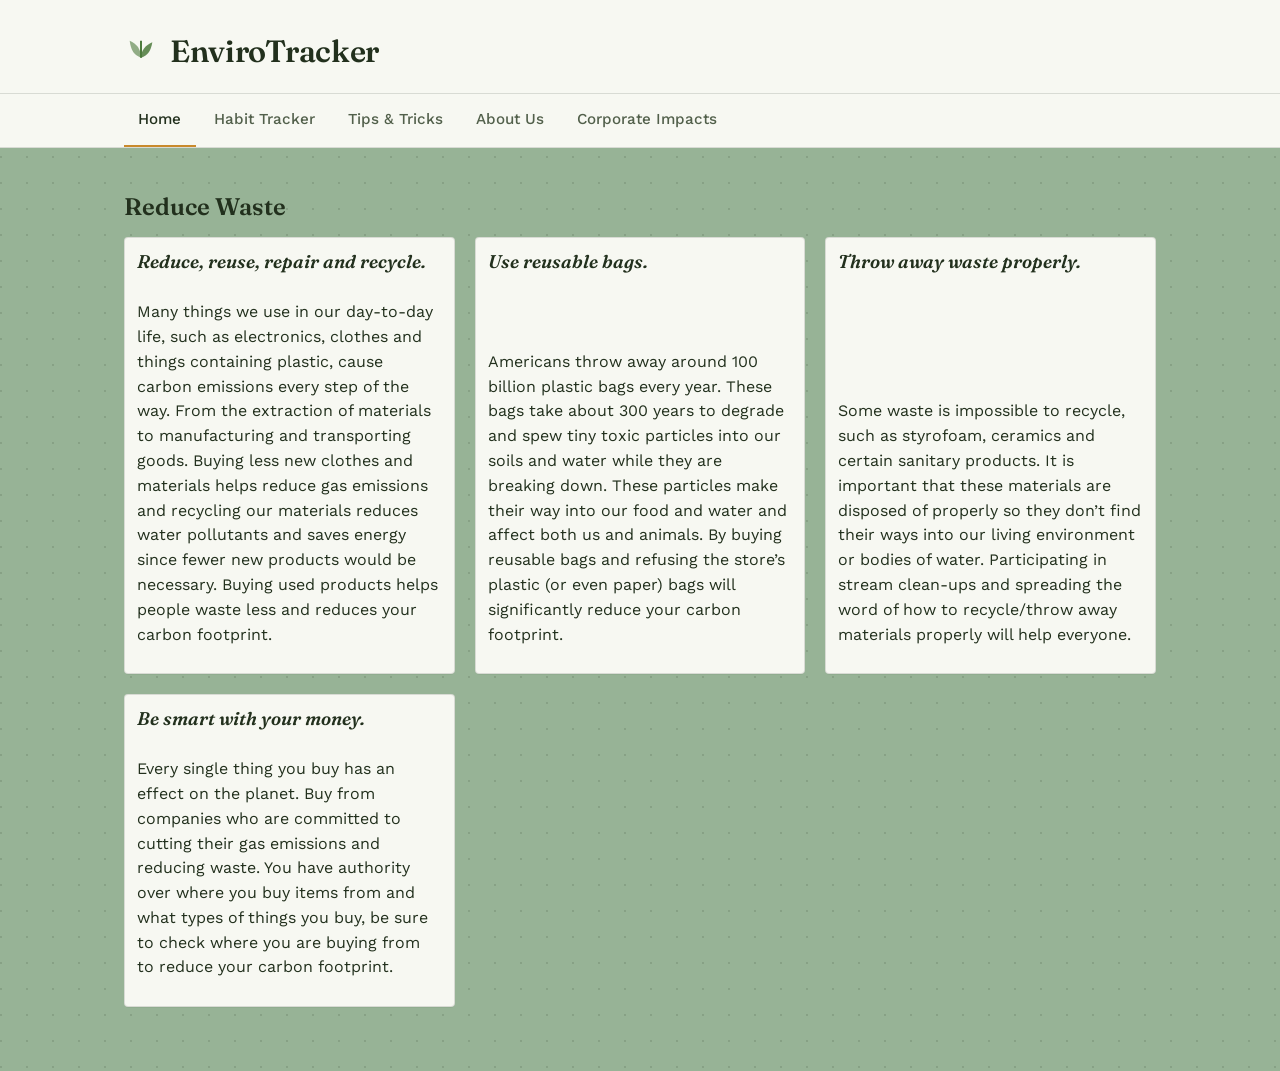
<file: waste.html>
<!DOCTYPE html>
<html lang="en">
<head>
  <meta charset="UTF-8" />
  <meta name="viewport" content="width=device-width, initial-scale=1.0" />
  <title>EnviroTracker</title>
  <link rel="stylesheet" href="styles.css" />
</head>
<body>
     <header class="site-header">
    <div class="brand-row">
      <svg class="brand-mark" viewBox="0 0 24 24" fill="none" xmlns="http://www.w3.org/2000/svg" aria-hidden="true">
        <path d="M12 21c0-5 3-9 8-11-1 6-3 9-8 11z" fill="currentColor" opacity="0.85"/>
        <path d="M12 21c0-6-3-10-8-12 1 7 3 10 8 12z" fill="currentColor" opacity="0.6"/>
        <line x1="12" y1="21" x2="12" y2="9" stroke="currentColor" stroke-width="1.4"/>
      </svg>
      <div>
        <h1>EnviroTracker</h1>
        </div>
        </div>
         <nav class="navbar">
      <ul class="navmenu">
        <li class="nav-item"><a href="index.html" class="nav-link current">Home</a></li>
        <li class="nav-item"><a href="tracker.html" class="nav-link">Habit Tracker</a></li>
        <li class="nav-item"><a href="tips.html" class="nav-link">Tips &amp; Tricks</a></li>
        <li class="nav-item"><a href="about.html" class="nav-link">About Us</a></li>
        <li class="nav-item"><a href="company.html" class="nav-link">Corporate Impacts</a></li>
      </ul>
    </nav>
  </header>
  <main>
      
        <h2>Reduce Waste</h2>
        

        <div class="about-grid">

          <div class = "card">
        <h3><i>Reduce, reuse, repair and recycle.</i></h3>
        <p>Many things we use in our day-to-day life, such as electronics, clothes and things containing plastic, cause carbon emissions every step of the way. From the extraction of materials to manufacturing and transporting goods. Buying less new clothes and materials helps reduce gas emissions and recycling our materials reduces water pollutants and saves energy since fewer new products would be necessary. Buying used products helps people waste less and reduces your carbon footprint.</p>
      </div>
<div class = "card">
        <h3><i>Use reusable bags.</i></h3>
        <p>Americans throw away around 100 billion plastic bags every year. These bags take about 300 years to degrade and spew tiny toxic particles into our soils and water while they are breaking down. These particles make their way into our food and water and affect both us and animals. By buying reusable bags and refusing the store’s plastic (or even paper) bags will significantly reduce your carbon footprint.</p>
      </div>
             
<div class = "card">
        <h3><i>Throw away waste properly.</i></h3>
        <p>Some waste is impossible to recycle, such as styrofoam, ceramics and certain sanitary products. It is important that these materials are disposed of properly so they don’t find their ways into our living environment or bodies of water. Participating in stream clean-ups and spreading the word of how to recycle/throw away materials properly will help everyone.</p>
      </div>
  
<div class = "card">
        <h3><i>Be smart with your money.</i></h3>
        <p>Every single thing you buy has an effect on the planet. Buy from companies who are committed to cutting their gas emissions and reducing waste. You have authority over where you buy items from and what types of things you buy, be sure to check where you are buying from to reduce your carbon footprint.</p>
      </div>
      </div>
    </div>
    </main>
  </div>
</file>
<file: styles.css>
/* ============================================================
   Environmental Habit Tracker — Field Journal theme
   ============================================================ */

@import url('https://fonts.googleapis.com/css2?family=Fraunces:ital,opsz,wght@0,9..144,400;0,9..144,600;1,9..144,500&family=Work+Sans:wght@400;500;600&family=IBM+Plex+Mono:wght@400;500&display=swap');

:root {
  /*--fog:        #EDF0E6;   /* page background */ 
  /*--fog: #FFF3E0; */
  --fog: #97B396;
  --paper:      #F7F8F2;   /* card background */
  --ink:        #22301D;   /* primary text */
  --ink-soft:   #52604B;   /* secondary text */
  --moss:       #4C7A3C;   /* primary accent / leaf */
  --moss-dark:  #345228;
  --amber:      #C98A2C;   /* warm accent */
  --bark:       #6B5843;   /* borders / dividers */
  --line:       rgba(34, 48, 29, 0.14);
  --shadow:     rgba(34, 48, 29, 0.10);

  --font-display: 'Fraunces', serif;
  --font-body: 'Work Sans', sans-serif;
  --font-mono: 'IBM Plex Mono', monospace;
}

* { box-sizing: border-box; }

html { scroll-behavior: smooth; }

body {
  margin: 0;
  background: var(--fog);
  background-image:
    radial-gradient(circle at 1px 1px, var(--line) 1px, transparent 0);
  background-size: 26px 26px;
  color: var(--ink);
  font-family: var(--font-body);
  line-height: 1.55;
  -webkit-font-smoothing: antialiased;
}

a { color: var(--moss-dark); }
a:focus-visible,
button:focus-visible,
input:focus-visible,
[tabindex]:focus-visible {
  outline: 3px solid var(--amber);
  outline-offset: 2px;
}

@media (prefers-reduced-motion: reduce) {
  * { animation-duration: 0.001ms !important; animation-iteration-count: 1 !important; transition-duration: 0.001ms !important; scroll-behavior: auto !important; }
}

/* ---------- Header ---------- */
header.site-header {
  border-bottom: 1px solid var(--line);
  background: var(--paper);
}

.brand-row {
  max-width: 1080px;
  margin: 0 auto;
  padding: 1.75rem 1.5rem 1.1rem;
  display: flex;
  align-items: baseline;
  gap: 0.75rem;
}

.brand-mark {
  width: 34px;
  height: 34px;
  flex-shrink: 0;
  color: var(--moss);
}

.brand-row h1 {
  font-family: var(--font-display);
  font-weight: 600;
  font-size: clamp(1.5rem, 2.4vw, 2.1rem);
  margin: 0;
  letter-spacing: -0.01em;
}

.brand-row .eyebrow {
  font-family: var(--font-mono);
  font-size: 0.72rem;
  letter-spacing: 0.14em;
  text-transform: uppercase;
  color: var(--moss-dark);
  display: block;
  margin-bottom: 0.35rem;
}

/* ---------- Nav ---------- */
.navbar { border-top: 1px solid var(--line); }

.navmenu {
  max-width: 1080px;
  margin: 0 auto;
  padding: 0 1.5rem;
  list-style: none;
  display: flex;
  flex-wrap: wrap;
  gap: 0.25rem;
}

.nav-item { margin: 0; }

.nav-link {
  display: inline-block;
  padding: 0.85rem 0.9rem;
  font-size: 0.95rem;
  font-weight: 500;
  text-decoration: none;
  color: var(--ink-soft);
  border-bottom: 2px solid transparent;
  transition: color 0.15s ease, border-color 0.15s ease;
}

.nav-link:hover { color: var(--moss-dark); }

.nav-link.current {
  color: var(--ink);
  border-bottom-color: var(--amber);
}
/* ---------- Link ---------- */
.link {
  font-family: var(--font-display);
  font-weight: 600;
  font-size: 1.15rem;
  align-items: center;
  justify-content:center;
   display: flex;
   text-align: center; 
}
/* ---------- Layout ---------- */
main {
  max-width: 1080px;
  margin: 0 auto;
  padding: 2.5rem 1.5rem 4rem;
}

.lede {
  font-family: var(--font-display);
  font-style: italic;
  font-size: 1.2rem;
  color: var(--ink-soft);
  max-width: 42ch;
  margin: 0 0 2rem;
}

h2 {
  font-family: var(--font-display);
  font-weight: 600;
  font-size: 1.5rem;
  margin: 0 0 0.75rem;
}

h3 {
  font-family: var(--font-display);
  font-weight: 600;
  font-size: 1.15rem;
  margin: 0 0 0.5rem;
  
}
/*
.card {
  background: var(--paper);
  border: 1px solid var(--line);
  border-radius: 10px;
  padding: 1.5rem;
  box-shadow: 0 1px 2px var(--shadow);
}
*/

.card {
background: var(--paper);
  border: 1px solid var(--line);
  border-radius: 4px;
  padding: 0.6rem 0.75rem; /* smaller top/bottom padding */
  box-shadow: 0 0.5px 0px var(--shadow);
  display: flex;
  flex-direction: column;
  justify-content: space-between; /* keeps content balanced */
}
/*
.card + .card { margin-top: 1.25rem; }
*/

.hairline {
  border: none;
  border-top: 1px solid var(--line);
  margin: 2.5rem 0;
}

/* ---------- Home page ---------- */
.hero {
  display: grid;
  grid-template-columns: 1.1fr 0.9fr;
  gap: 2.5rem;
  align-items: center;
  padding: 1rem 0 3rem;
}

@media (max-width: 760px) {
  .hero { grid-template-columns: 1fr; }
}

.hero h2 {
  font-size: clamp(1.8rem, 3.4vw, 2.6rem);
  line-height: 1.15;
}

.hero-actions {
  display: flex;
  gap: 0.75rem;
  margin-top: 1.5rem;
  flex-wrap: wrap;
}

.btn {
  font-family: var(--font-body);
  font-weight: 600;
  font-size: 0.95rem;
  padding: 0.7rem 1.3rem;
  border-radius: 7px;
  text-decoration: none;
  border: 1px solid transparent;
  cursor: pointer;
  transition: transform 0.12s ease, background 0.15s ease;
  display: inline-block;
}

.btn:hover { transform: translateY(-1px); }

.btn-primary { background: var(--moss); color: #fff; }
.btn-primary:hover { background: var(--moss-dark); }

.btn-ghost {
  background: transparent;
  color: var(--ink);
  border-color: var(--bark);
}
.btn-ghost:hover { background: rgba(107,88,67,0.08); }

.feature-grid {
  display: grid;
  grid-template-columns: repeat(auto-fit, minmax(220px, 1fr));
  gap: 1.25rem;
  margin-top: 1rem;
}

.feature-grid .card svg { width: 28px; height: 28px; color: var(--moss); margin-bottom: 0.6rem; }

/* ---------- Sprout signature (grows with streak) ---------- */
.sprout-panel {
  background: var(--paper);
  border: 1px solid var(--line);
  border-radius: 10px;
  padding: 1.75rem;
  text-align: center;
}

.sprout-svg { width: 140px; height: 160px; }

.streak-count {
  font-family: var(--font-mono);
  font-size: 2.4rem;
  color: var(--moss-dark);
  margin: 0.35rem 0 0;
}

.streak-label {
  font-family: var(--font-mono);
  font-size: 0.75rem;
  letter-spacing: 0.1em;
  text-transform: uppercase;
  color: var(--ink-soft);
}

.stat-row {
  display: flex;
  justify-content: center;
  gap: 2.25rem;
  margin-top: 1.25rem;
  flex-wrap: wrap;
}

.stat-row .stat { text-align: center; }
.stat-row .stat .num {
  font-family: var(--font-mono);
  font-size: 1.3rem;
  color: var(--ink);
}
.stat-row .stat .lbl {
  font-size: 0.72rem;
  color: var(--ink-soft);
  text-transform: uppercase;
  letter-spacing: 0.08em;
}

/* ---------- Tracker layout ---------- */
.tracker-grid {
  display: grid;
  grid-template-columns: 1fr 320px;
  gap: 1.75rem;
  align-items: start;
}

@media (max-width: 880px) {
  .tracker-grid { grid-template-columns: 1fr; }
}

/* Calendar */
.cal-head {
  display: flex;
  align-items: center;
  justify-content: space-between;
  margin-bottom: 1rem;
}

.cal-head .month-label {
  font-family: var(--font-display);
  font-size: 1.2rem;
  font-weight: 600;
}

.cal-nav-btn {
  background: none;
  border: 1px solid var(--line);
  border-radius: 6px;
  width: 32px;
  height: 32px;
  cursor: pointer;
  color: var(--ink);
  font-size: 1rem;
  line-height: 1;
}
.cal-nav-btn:hover { background: rgba(76,122,60,0.1); border-color: var(--moss); }

.cal-weekdays,
.cal-grid {
  display: grid;
  grid-template-columns: repeat(7, 1fr);
  gap: 6px;
}

.cal-weekdays span {
  font-family: var(--font-mono);
  font-size: 0.68rem;
  text-transform: uppercase;
  color: var(--ink-soft);
  text-align: center;
  padding-bottom: 0.4rem;
}

.cal-day {
  aspect-ratio: 1 / 1;
  border: 1px solid var(--line);
  border-radius: 7px;
  background: var(--fog);
  cursor: pointer;
  display: flex;
  flex-direction: column;
  align-items: center;
  justify-content: center;
  gap: 2px;
  font-size: 0.85rem;
  color: var(--ink);
  position: relative;
  transition: background 0.12s ease, border-color 0.12s ease;
}

.cal-day:hover { border-color: var(--moss); }

.cal-day.faded { color: var(--ink-soft); opacity: 0.4; cursor: default; }
.cal-day.today { border-color: var(--amber); border-width: 2px; }
.cal-day.selected { background: var(--moss); color: #fff; border-color: var(--moss-dark); }
.cal-day.selected .dot { background: #fff; }

.cal-day .dot {
  width: 6px;
  height: 6px;
  border-radius: 50%;
  background: var(--moss);
}

/* Day panel */
.day-panel h3 { margin-bottom: 0.2rem; }
.day-panel .day-sub {
  font-family: var(--font-mono);
  font-size: 0.72rem;
  color: var(--ink-soft);
  text-transform: uppercase;
  letter-spacing: 0.06em;
  margin-bottom: 1rem;
}

.habit-list { list-style: none; margin: 0; padding: 0; }

.habit-list li {
  border-bottom: 1px solid var(--line);
}
.habit-list li:last-child { border-bottom: none; }

.habit-check {
  display: flex;
  align-items: center;
  gap: 0.65rem;
  padding: 0.6rem 0.1rem;
  cursor: pointer;
  font-size: 0.94rem;
}

.habit-check input {
  width: 18px;
  height: 18px;
  accent-color: var(--moss);
  cursor: pointer;
}

.habit-check .remove-habit {
  margin-left: auto;
  background: none;
  border: none;
  color: var(--ink-soft);
  cursor: pointer;
  font-size: 0.85rem;
  padding: 0.2rem 0.4rem;
}
.habit-check .remove-habit:hover { color: #b3432c; }

.add-habit-row {
  display: flex;
  gap: 0.5rem;
  margin-top: 1rem;
}

.add-habit-row input[type="text"] {
  flex: 1;
  padding: 0.55rem 0.7rem;
  border: 1px solid var(--bark);
  border-radius: 6px;
  font-family: var(--font-body);
  font-size: 0.9rem;
  background: var(--fog);
  color: var(--ink);
}

/* ---------- Tips page ---------- */
.tip-grid {
  display: flex;
  flex-wrap: wrap;
  gap: 1rem;
  align-items: flex-start; 
}

.tip-grid .card .tag {
  font-family: var(--font-mono);
  font-size: 0.68rem;
  text-transform: uppercase;
  letter-spacing: 0.08em;
  color: var(--moss-dark);  
  max-width: 220px; /* Limits how wide a card can stretch */
  width: 100%;       /* Ensures it shrinks nicely on mobile screens */

  
}

/* ---------- Company page ---------- */

.impact-grid {
  display: grid;
  grid-template-columns: 1fr 1fr;
  gap: 1.5rem;
  width: 100%;
}

.impact-card {
  min-width: 0;
  overflow-x: auto;
}

table.impact-table {
  width: 100%;
  border-collapse: collapse;
  font-size: 0.92rem;
}

table.impact-table caption {
  text-align: left;
  font-family: var(--font-mono);
  font-size: 0.72rem;
  color: var(--ink-soft);
  margin-bottom: 0.6rem;
  text-transform: uppercase;
  letter-spacing: 0.06em;
}

table.impact-table th,
table.impact-table td {
  text-align: left;
  padding: 0.65rem 0.75rem;
  border-bottom: 1px solid var(--line);
}

table.impact-table th {
  font-family: var(--font-mono);
  font-size: 0.72rem;
  text-transform: uppercase;
  letter-spacing: 0.05em;
  color: var(--ink-soft);
}

/* Stack the cards on smaller screens */
@media (max-width: 800px) {
  .impact-grid {
    grid-template-columns: 1fr;
  }
}

/* ---------- About page ---------- */
.about-grid {
  display: grid;
  grid-template-columns: repeat(3, 1fr);
  gap: 1.25rem;
}
@media (max-width: 760px) { .about-grid { grid-template-columns: 1fr; } }

/* ---------- Footer ---------- */
footer.site-footer {
  border-top: 1px solid var(--line);
  padding: 1.75rem 1.5rem;
  text-align: center;
  font-size: 0.82rem;
  color: var(--ink-soft);
}

/* ---------- Toast ---------- */
#toast {
  position: fixed;
  bottom: 1.5rem;
  left: 50%;
  transform: translateX(-50%) translateY(120%);
  background: var(--ink);
  color: var(--paper);
  padding: 0.7rem 1.2rem;
  border-radius: 8px;
  font-size: 0.88rem;
  transition: transform 0.25s ease;
  z-index: 20;
}
#toast.show { transform: translateX(-50%) translateY(0); }

.sources-list {
  list-style: none;
  margin: 0.5rem 0 0;
  padding: 0;
}

.sources-list li + li {
  margin-top: 0.5rem;   /* the actual line-to-line spacing */
}

.sources-list .link {
  justify-content: flex-start;  /* left-align instead of centered like the tip cards */
  font-size: 1rem;
  font-weight: 500;
}
</file>
